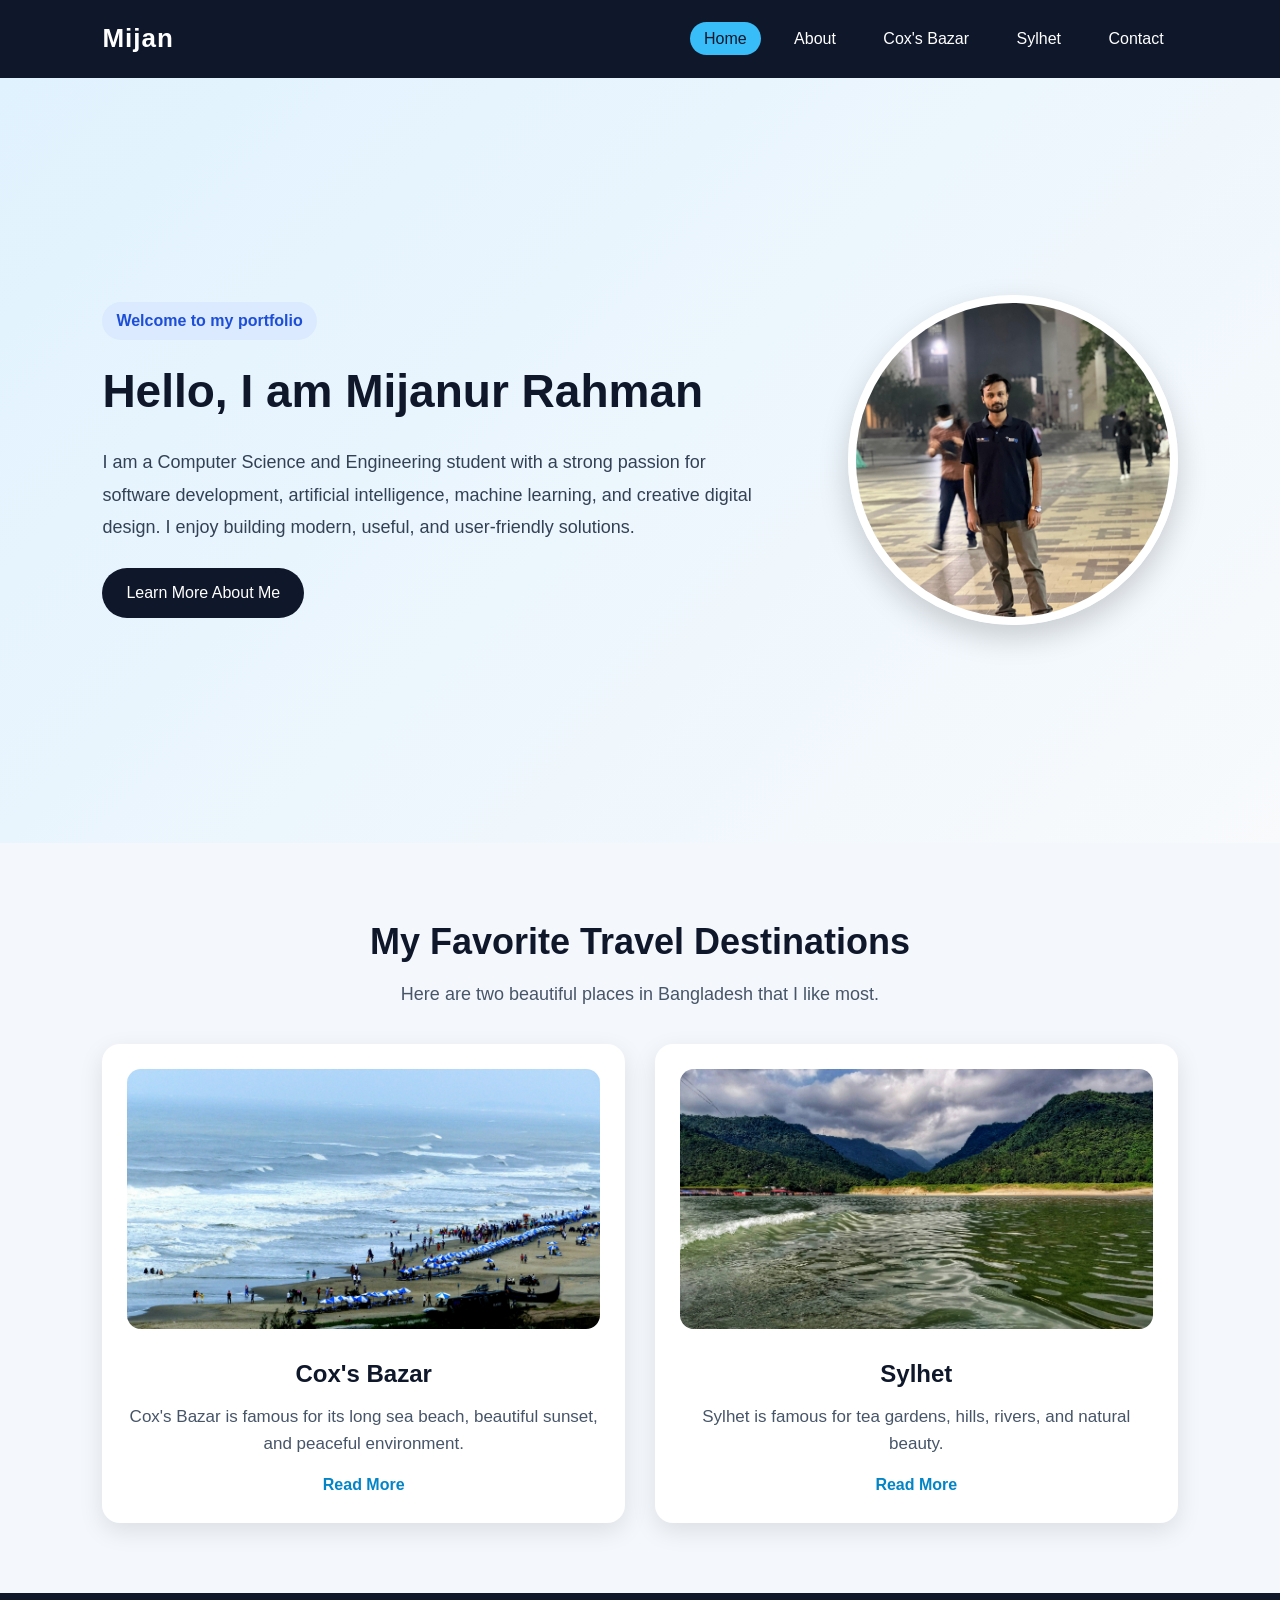
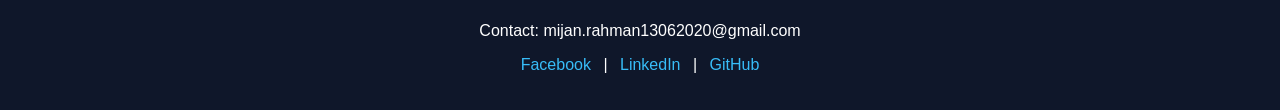
<file: index.html>
<!DOCTYPE html>
<html lang="en">

<head>
    <meta charset="UTF-8">
    <meta name="viewport" content="width=device-width, initial-scale=1.0">
    <title>My Portfolio | Mijan</title>
    <link rel="stylesheet" href="style.css">
</head>

<body>
    <header>
        <div class="logo">Mijan</div>
        <nav>
            <a href="index.html" class="active">Home</a>
            <a href="about.html">About</a>
            <a href="coxsbazar.html">Cox's Bazar</a>
            <a href="sylhet.html">Sylhet</a>
            <a href="contact.html">Contact</a>
        </nav>
    </header>

    <section class="hero">
        <div class="hero-text">
            <span class="tag">Welcome to my portfolio</span>
            <h1>Hello, I am Mijanur Rahman</h1>
            <p>
                I am a Computer Science and Engineering student with a strong passion
                for software development, artificial intelligence, machine learning,
                and creative digital design. I enjoy building modern, useful, and
                user-friendly solutions.
            </p>
            <a href="about.html" class="btn">Learn More About Me</a>
        </div>

        <img src="images/profile.jpeg" alt="Profile Image">
    </section>

    <section class="section">
        <h2>My Favorite Travel Destinations</h2>
        <p class="section-text">
            Here are two beautiful places in Bangladesh that I like most.
        </p>

        <div class="grid">
            <div class="card">
                <img src="images/coxsbazar.jpg" alt="Cox's Bazar">
                <h3>Cox's Bazar</h3>
                <p>
                    Cox's Bazar is famous for its long sea beach, beautiful sunset,
                    and peaceful environment.
                </p>
                <a href="coxsbazar.html">Read More</a>
            </div>

            <div class="card">
                <img src="images/sylhet.jpg" alt="Sylhet">
                <h3>Sylhet</h3>
                <p>
                    Sylhet is famous for tea gardens, hills, rivers, and natural beauty.
                </p>
                <a href="sylhet.html">Read More</a>
            </div>
        </div>
    </section>

    <footer>
        <p>Contact: mijan.rahman13062020@gmail.com</p>
        <p>
            <a href="#">Facebook</a> |
            <a href="#">LinkedIn</a> |
            <a href="#">GitHub</a>
        </p>
    </footer>
</body>

</html>
</file>
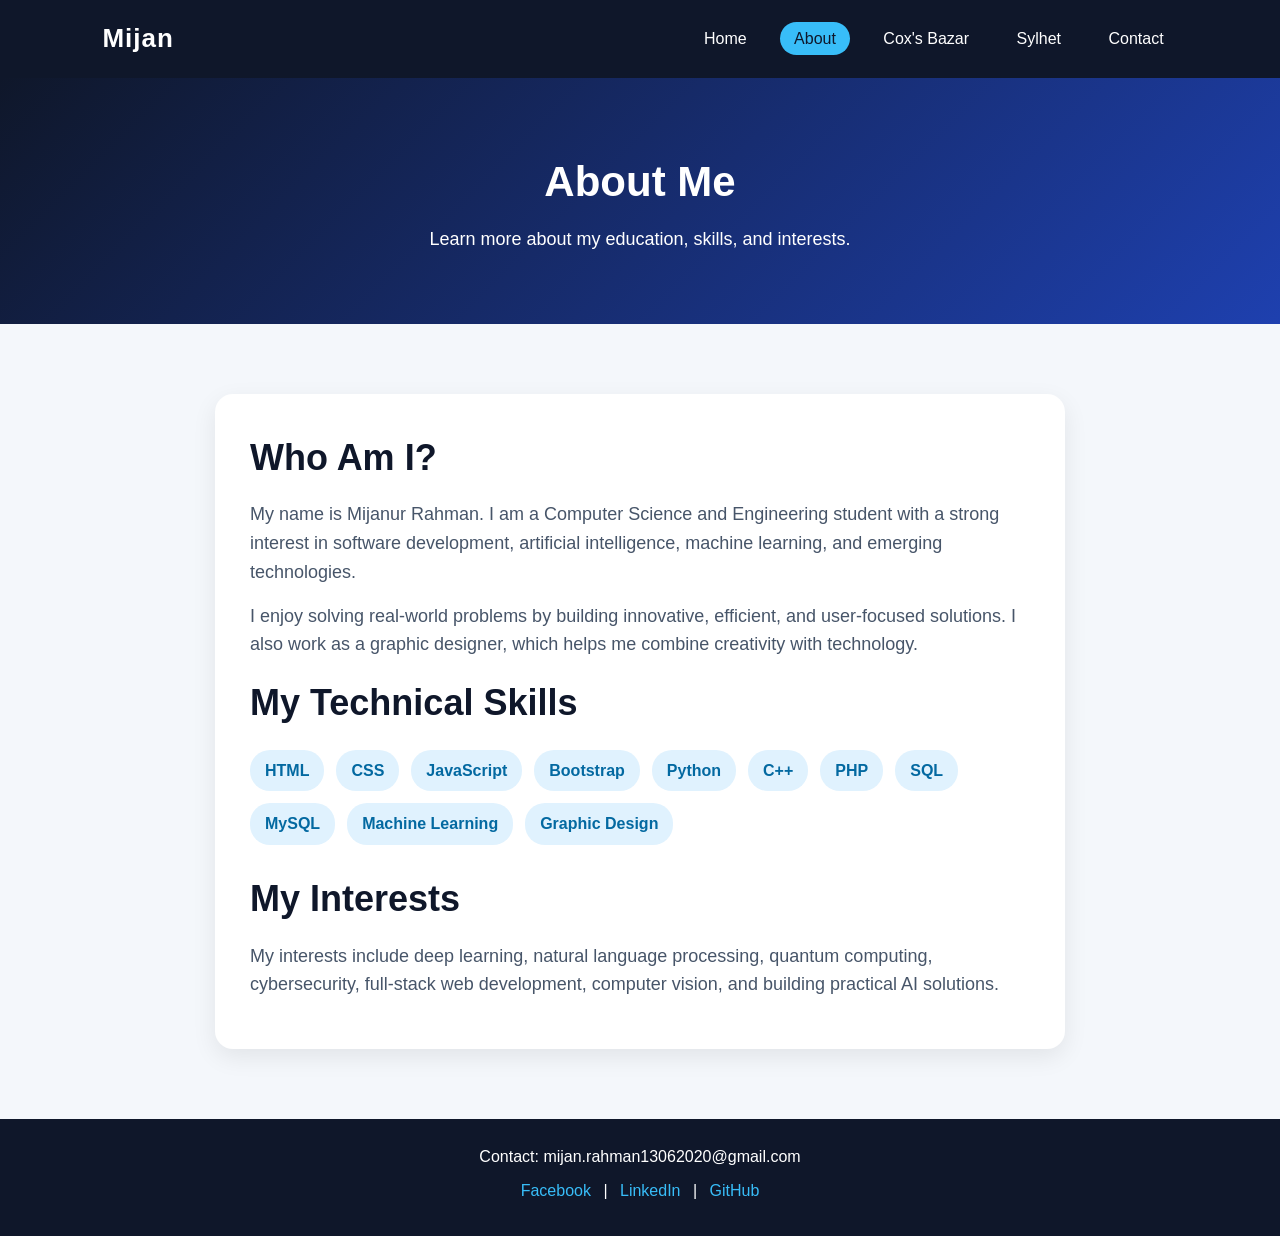
<file: about.html>
<!DOCTYPE html>
<html lang="en">

<head>
    <meta charset="UTF-8">
    <meta name="viewport" content="width=device-width, initial-scale=1.0">
    <title>About Me | Mijan</title>
    <link rel="stylesheet" href="style.css">
</head>

<body>
    <header>
        <div class="logo">Mijan</div>
        <nav>
            <a href="index.html">Home</a>
            <a href="about.html" class="active">About</a>
            <a href="coxsbazar.html">Cox's Bazar</a>
            <a href="sylhet.html">Sylhet</a>
            <a href="contact.html">Contact</a>
        </nav>
    </header>

    <section class="page-header">
        <h1>About Me</h1>
        <p>Learn more about my education, skills, and interests.</p>
    </section>

    <section class="section">
        <div class="about-box">
            <h2>Who Am I?</h2>
            <p>
                My name is Mijanur Rahman. I am a Computer Science and Engineering
                student with a strong interest in software development, artificial
                intelligence, machine learning, and emerging technologies.
            </p>

            <p>
                I enjoy solving real-world problems by building innovative, efficient,
                and user-focused solutions. I also work as a graphic designer, which
                helps me combine creativity with technology.
            </p>

            <h2>My Technical Skills</h2>
            <div class="skills">
                <span>HTML</span>
                <span>CSS</span>
                <span>JavaScript</span>
                <span>Bootstrap</span>
                <span>Python</span>
                <span>C++</span>
                <span>PHP</span>
                <span>SQL</span>
                <span>MySQL</span>
                <span>Machine Learning</span>
                <span>Graphic Design</span>
            </div>

            <h2>My Interests</h2>
            <p>
                My interests include deep learning, natural language processing,
                quantum computing, cybersecurity, full-stack web development,
                computer vision, and building practical AI solutions.
            </p>
        </div>
    </section>

    <footer>
        <p>Contact: mijan.rahman13062020@gmail.com</p>
        <p>
            <a href="#">Facebook</a> |
            <a href="#">LinkedIn</a> |
            <a href="#">GitHub</a>
        </p>
    </footer>
</body>

</html>
</file>
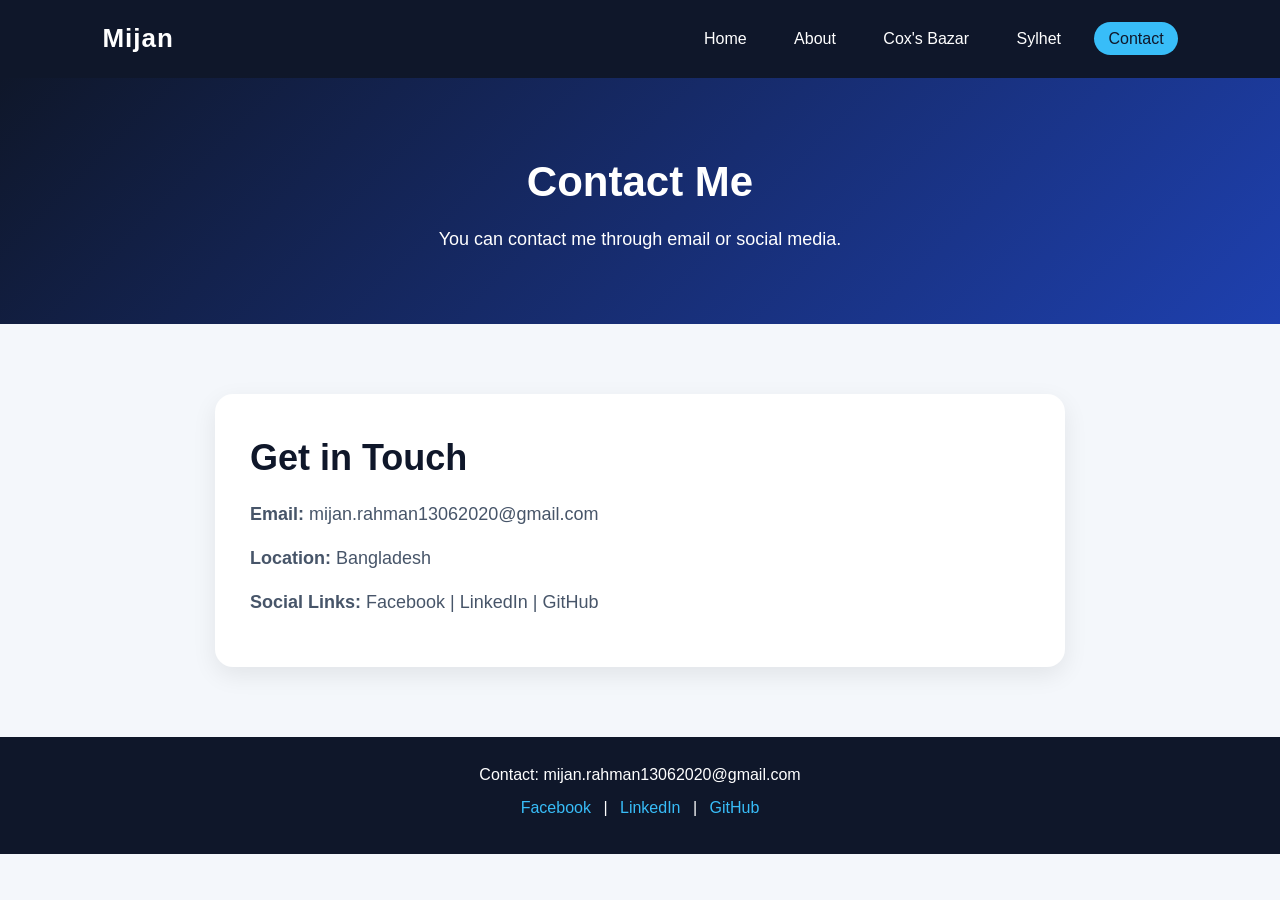
<file: contact.html>
<!DOCTYPE html>
<html lang="en">

<head>
    <meta charset="UTF-8">
    <meta name="viewport" content="width=device-width, initial-scale=1.0">
    <title>Contact | Mijan</title>
    <link rel="stylesheet" href="style.css">
</head>

<body>
    <header>
        <div class="logo">Mijan</div>
        <nav>
            <a href="index.html">Home</a>
            <a href="about.html">About</a>
            <a href="coxsbazar.html">Cox's Bazar</a>
            <a href="sylhet.html">Sylhet</a>
            <a href="contact.html" class="active">Contact</a>
        </nav>
    </header>

    <section class="page-header">
        <h1>Contact Me</h1>
        <p>You can contact me through email or social media.</p>
    </section>

    <section class="section">
        <div class="contact-box">
            <h2>Get in Touch</h2>
            <p><strong>Email:</strong> mijan.rahman13062020@gmail.com</p>
            <p><strong>Location:</strong> Bangladesh</p>
            <p><strong>Social Links:</strong> Facebook | LinkedIn | GitHub</p>
        </div>
    </section>

    <footer>
        <p>Contact: mijan.rahman13062020@gmail.com</p>
        <p>
            <a href="#">Facebook</a> |
            <a href="#">LinkedIn</a> |
            <a href="#">GitHub</a>
        </p>
    </footer>
</body>

</html>
</file>
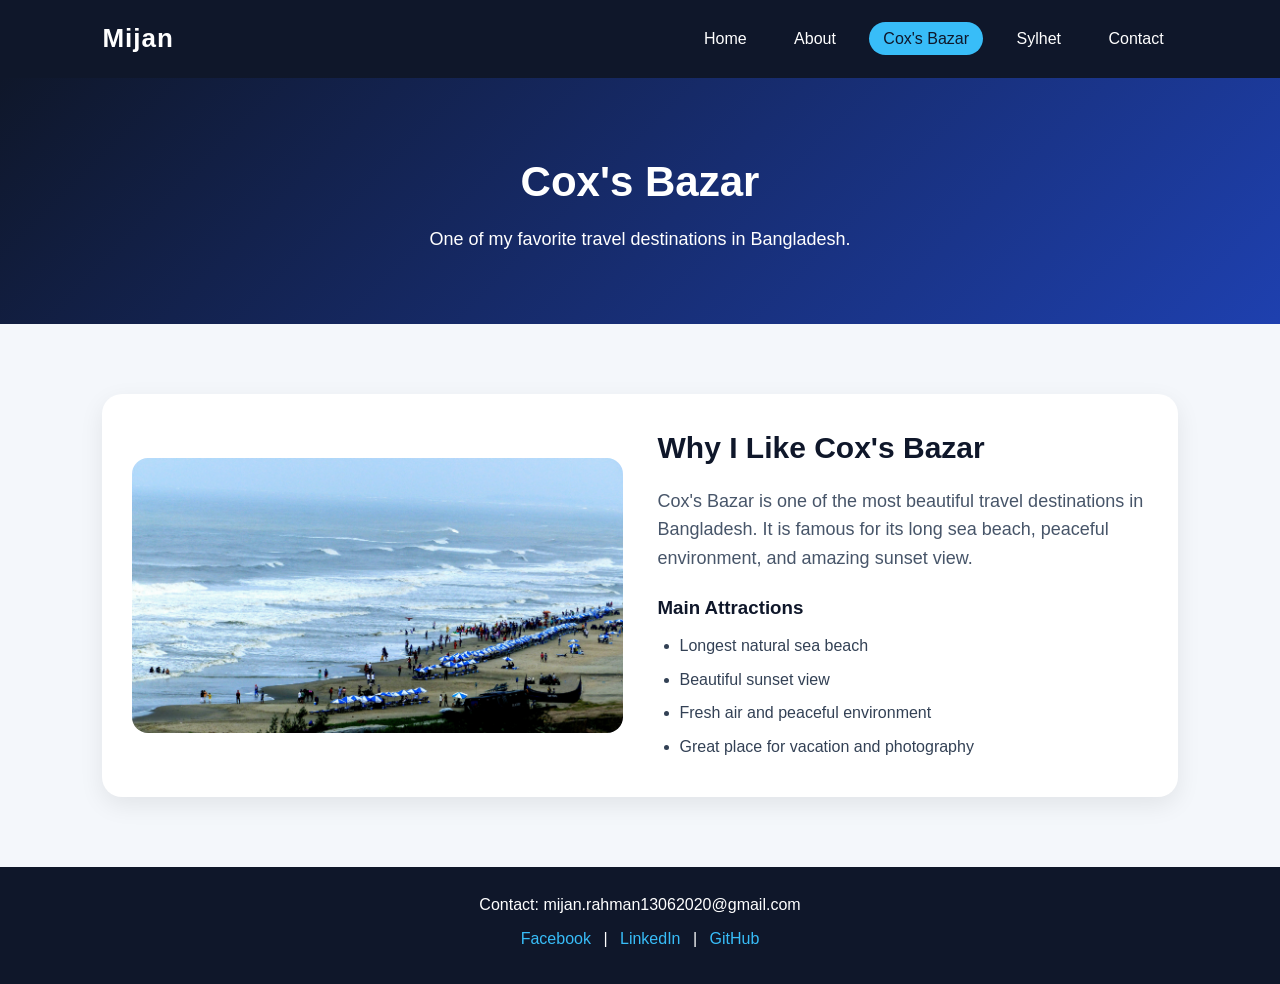
<file: coxsbazar.html>
<!DOCTYPE html>
<html lang="en">

<head>
    <meta charset="UTF-8">
    <meta name="viewport" content="width=device-width, initial-scale=1.0">
    <title>Cox's Bazar | Mijan Portfolio</title>
    <link rel="stylesheet" href="style.css">
</head>

<body>

    <header>
        <div class="logo">Mijan</div>
        <nav>
            <a href="index.html">Home</a>
            <a href="about.html">About</a>
            <a href="coxsbazar.html" class="active">Cox's Bazar</a>
            <a href="sylhet.html">Sylhet</a>
            <a href="contact.html">Contact</a>
        </nav>
    </header>

    <section class="page-header">
        <h1>Cox's Bazar</h1>
        <p>One of my favorite travel destinations in Bangladesh.</p>
    </section>

    <section class="travel-details">
        <div class="travel-card">
            <img src="images/coxsbazar.jpg" alt="Cox's Bazar">

            <div class="travel-content">
                <h2>Why I Like Cox's Bazar</h2>
                <p>
                    Cox's Bazar is one of the most beautiful travel destinations
                    in Bangladesh. It is famous for its long sea beach, peaceful
                    environment, and amazing sunset view.
                </p>

                <h3>Main Attractions</h3>
                <ul>
                    <li>Longest natural sea beach</li>
                    <li>Beautiful sunset view</li>
                    <li>Fresh air and peaceful environment</li>
                    <li>Great place for vacation and photography</li>
                </ul>
            </div>
        </div>
    </section>

    <footer>
        <p>Contact: mijan.rahman13062020@gmail.com</p>
        <p>
            <a href="#">Facebook</a> |
            <a href="#">LinkedIn</a> |
            <a href="#">GitHub</a>
        </p>
    </footer>

</body>

</html>
</file>
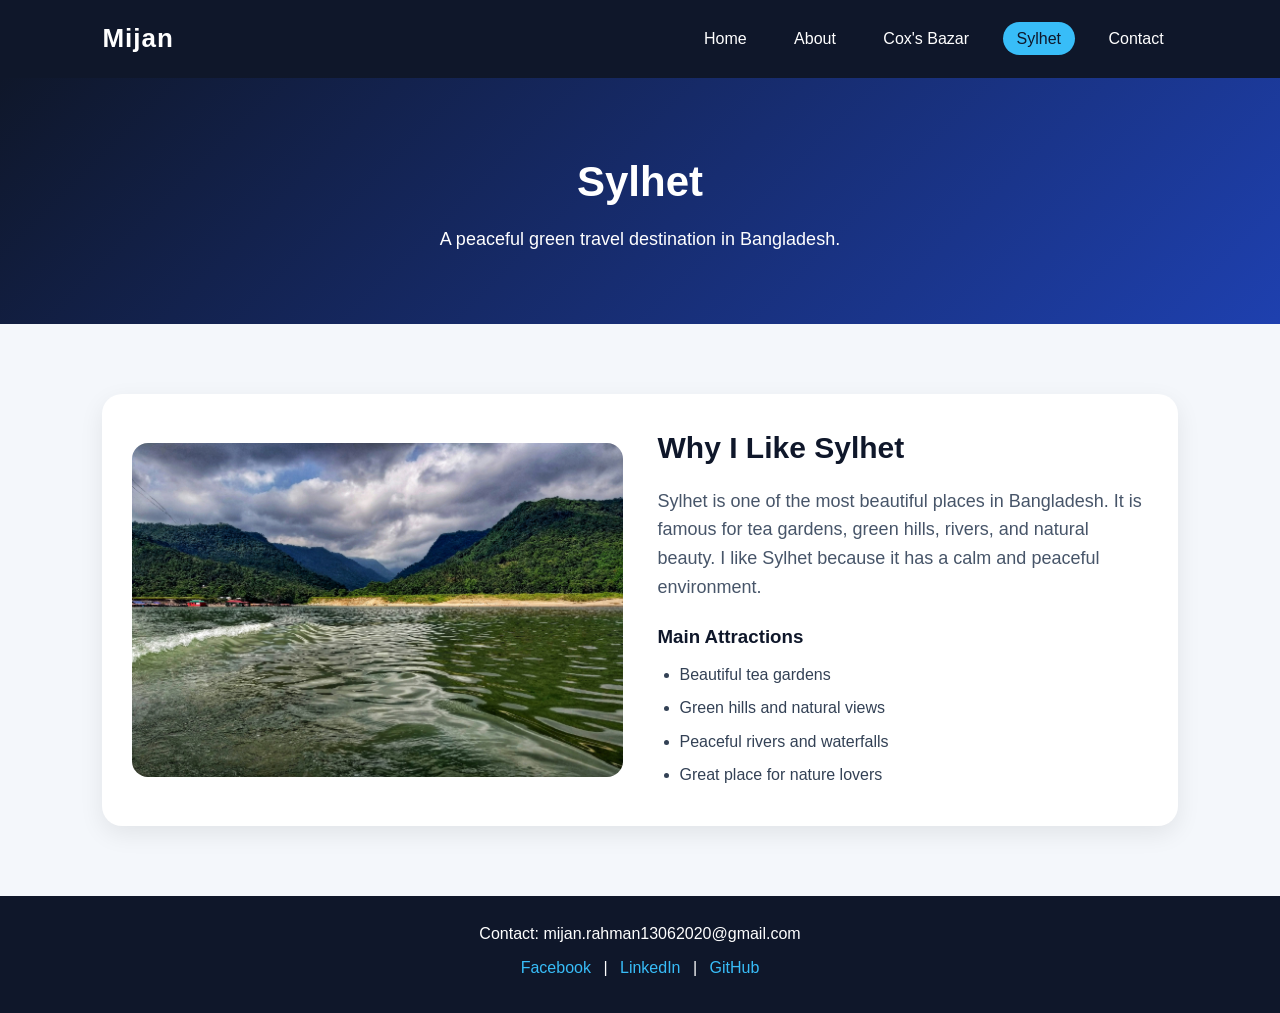
<file: sylhet.html>
<!DOCTYPE html>
<html lang="en">

<head>
    <meta charset="UTF-8">
    <meta name="viewport" content="width=device-width, initial-scale=1.0">
    <title>Sylhet | Mijan Portfolio</title>
    <link rel="stylesheet" href="style.css">
</head>

<body>

    <header>
        <div class="logo">Mijan</div>
        <nav>
            <a href="index.html">Home</a>
            <a href="about.html">About</a>
            <a href="coxsbazar.html">Cox's Bazar</a>
            <a href="sylhet.html" class="active">Sylhet</a>
            <a href="contact.html">Contact</a>
        </nav>
    </header>

    <section class="page-header">
        <h1>Sylhet</h1>
        <p>A peaceful green travel destination in Bangladesh.</p>
    </section>

    <section class="travel-details">
        <div class="travel-card">
            <img src="images/sylhet.jpg" alt="Sylhet">

            <div class="travel-content">
                <h2>Why I Like Sylhet</h2>
                <p>
                    Sylhet is one of the most beautiful places in Bangladesh.
                    It is famous for tea gardens, green hills, rivers, and natural beauty.
                    I like Sylhet because it has a calm and peaceful environment.
                </p>

                <h3>Main Attractions</h3>
                <ul>
                    <li>Beautiful tea gardens</li>
                    <li>Green hills and natural views</li>
                    <li>Peaceful rivers and waterfalls</li>
                    <li>Great place for nature lovers</li>
                </ul>
            </div>
        </div>
    </section>

    <footer>
        <p>Contact: mijan.rahman13062020@gmail.com</p>
        <p>
            <a href="#">Facebook</a> |
            <a href="#">LinkedIn</a> |
            <a href="#">GitHub</a>
        </p>
    </footer>

</body>

</html>
</file>
<file: style.css>
/* Global Reset */
* {
  margin: 0;
  padding: 0;
  box-sizing: border-box;
  font-family: Arial, Helvetica, sans-serif;
}

body {
  background: #f4f7fb;
  color: #1e293b;
  line-height: 1.6;
}

/* Header and Navbar */
header {
  background: #0f172a;
  color: white;
  padding: 18px 8%;
  display: flex;
  justify-content: space-between;
  align-items: center;
  position: sticky;
  top: 0;
  z-index: 100;
}

.logo {
  font-size: 26px;
  font-weight: bold;
  letter-spacing: 1px;
}

nav a {
  color: white;
  text-decoration: none;
  margin-left: 15px;
  padding: 8px 14px;
  border-radius: 20px;
  transition: 0.3s ease;
}

nav a:hover,
nav a.active {
  background-color: #38bdf8;
  color: #0f172a;
}

/* Hero Section */
.hero {
  min-height: 85vh;
  display: flex;
  align-items: center;
  justify-content: space-between;
  padding: 70px 8%;
  gap: 45px;
  background: linear-gradient(135deg, #e0f2fe, #f8fafc);
}

.hero-text {
  max-width: 650px;
}

.tag {
  display: inline-block;
  background: #dbeafe;
  color: #1d4ed8;
  padding: 6px 14px;
  border-radius: 20px;
  margin-bottom: 15px;
  font-weight: bold;
}

.hero-text h1 {
  font-size: 46px;
  color: #0f172a;
  margin-bottom: 18px;
}

.hero-text p {
  font-size: 18px;
  margin-bottom: 25px;
  line-height: 1.8;
  color: #334155;
}

.hero img {
  width: 330px;
  height: 330px;
  object-fit: cover;
  border-radius: 50%;
  border: 8px solid white;
  box-shadow: 0 12px 30px rgba(0, 0, 0, 0.18);
  transition: 0.3s ease;
}

.hero img:hover {
  transform: scale(1.04);
}

/* Button */
.btn {
  display: inline-block;
  background-color: #0f172a;
  color: white;
  padding: 12px 24px;
  text-decoration: none;
  border-radius: 25px;
  transition: 0.3s ease;
}

.btn:hover {
  background-color: #38bdf8;
  color: #0f172a;
  transform: translateY(-3px);
}

/* Common Section */
.section {
  padding: 70px 8%;
  text-align: center;
}

.section h2 {
  font-size: 36px;
  color: #0f172a;
  margin-bottom: 10px;
}

.section-text {
  margin-bottom: 35px;
  color: #475569;
  font-size: 18px;
}

/* Destination Grid */
.grid {
  display: grid;
  grid-template-columns: repeat(2, 1fr);
  gap: 30px;
}

.card {
  background-color: white;
  border-radius: 18px;
  padding: 25px;
  box-shadow: 0 8px 25px rgba(0, 0, 0, 0.1);
  transition: 0.3s ease;
}

.card:hover {
  transform: translateY(-8px);
  box-shadow: 0 14px 35px rgba(0, 0, 0, 0.15);
}

.card img {
  width: 100%;
  height: 260px;
  object-fit: cover;
  border-radius: 14px;
  margin-bottom: 18px;
}

.card h3 {
  font-size: 24px;
  color: #0f172a;
  margin-bottom: 10px;
}

.card p {
  font-size: 17px;
  color: #475569;
  margin-bottom: 15px;
}

.card a {
  color: #0284c7;
  font-weight: bold;
  text-decoration: none;
}

.card a:hover {
  text-decoration: underline;
}

/* Page Header */
.page-header {
  padding: 70px 8%;
  text-align: center;
  background: linear-gradient(135deg, #0f172a, #1e40af);
  color: white;
}

.page-header h1 {
  font-size: 42px;
  margin-bottom: 10px;
}

.page-header p {
  font-size: 18px;
}

/* Travel Details */
.travel-details {
  padding: 70px 8%;
}

.travel-card {
  display: grid;
  grid-template-columns: 1fr 1fr;
  gap: 35px;
  background: white;
  padding: 30px;
  border-radius: 20px;
  box-shadow: 0 8px 25px rgba(0, 0, 0, 0.08);
  align-items: center;
}

.travel-card img {
  width: 100%;
  border-radius: 16px;
}

.travel-content h2 {
  font-size: 30px;
  color: #0f172a;
  margin-bottom: 15px;
}

.travel-content h3 {
  margin-top: 20px;
  margin-bottom: 10px;
  color: #0f172a;
}

.travel-content p {
  font-size: 18px;
  color: #475569;
}

.travel-content ul {
  padding-left: 22px;
  color: #334155;
}

.travel-content li {
  margin-bottom: 8px;
}

/* About and Contact Page */
.about-box,
.contact-box {
  max-width: 850px;
  margin: auto;
  background: white;
  padding: 35px;
  border-radius: 18px;
  box-shadow: 0 8px 25px rgba(0, 0, 0, 0.08);
  text-align: left;
}

.about-box h2,
.contact-box h2 {
  color: #0f172a;
  margin-bottom: 14px;
}

.about-box p,
.contact-box p {
  font-size: 18px;
  color: #475569;
  margin-bottom: 15px;
}

.skills {
  display: flex;
  flex-wrap: wrap;
  gap: 12px;
  margin-top: 18px;
  margin-bottom: 25px;
}

.skills span {
  background: #e0f2fe;
  color: #0369a1;
  padding: 8px 15px;
  border-radius: 20px;
  font-weight: bold;
}

/* Footer */
footer {
  background-color: #0f172a;
  color: white;
  text-align: center;
  padding: 25px;
}

footer p {
  margin-bottom: 8px;
}

footer a {
  color: #38bdf8;
  text-decoration: none;
  margin: 0 8px;
  transition: 0.3s ease;
}

footer a:hover {
  color: white;
  text-decoration: underline;
}

/* Responsive Design for Tablet */
@media (max-width: 900px) {
  .hero {
    flex-direction: column;
    text-align: center;
  }

  .grid {
    grid-template-columns: 1fr;
  }

  .travel-card {
    grid-template-columns: 1fr;
    text-align: center;
  }

  .travel-content ul {
    text-align: left;
  }

  .hero-text h1 {
    font-size: 38px;
  }
}

/* Responsive Design for Mobile */
@media (max-width: 600px) {
  header {
    flex-direction: column;
    gap: 15px;
  }

  nav {
    text-align: center;
  }

  nav a {
    display: inline-block;
    margin: 5px;
  }

  .hero {
    padding: 50px 6%;
  }

  .hero-text h1 {
    font-size: 32px;
  }

  .hero-text p {
    font-size: 16px;
  }

  .hero img {
    width: 240px;
    height: 240px;
  }

  .section h2,
  .page-header h1 {
    font-size: 32px;
  }

  .card img {
    height: 230px;
  }

  .travel-card {
    padding: 22px;
  }

  .about-box,
  .contact-box {
    padding: 24px;
  }
}
</file>
